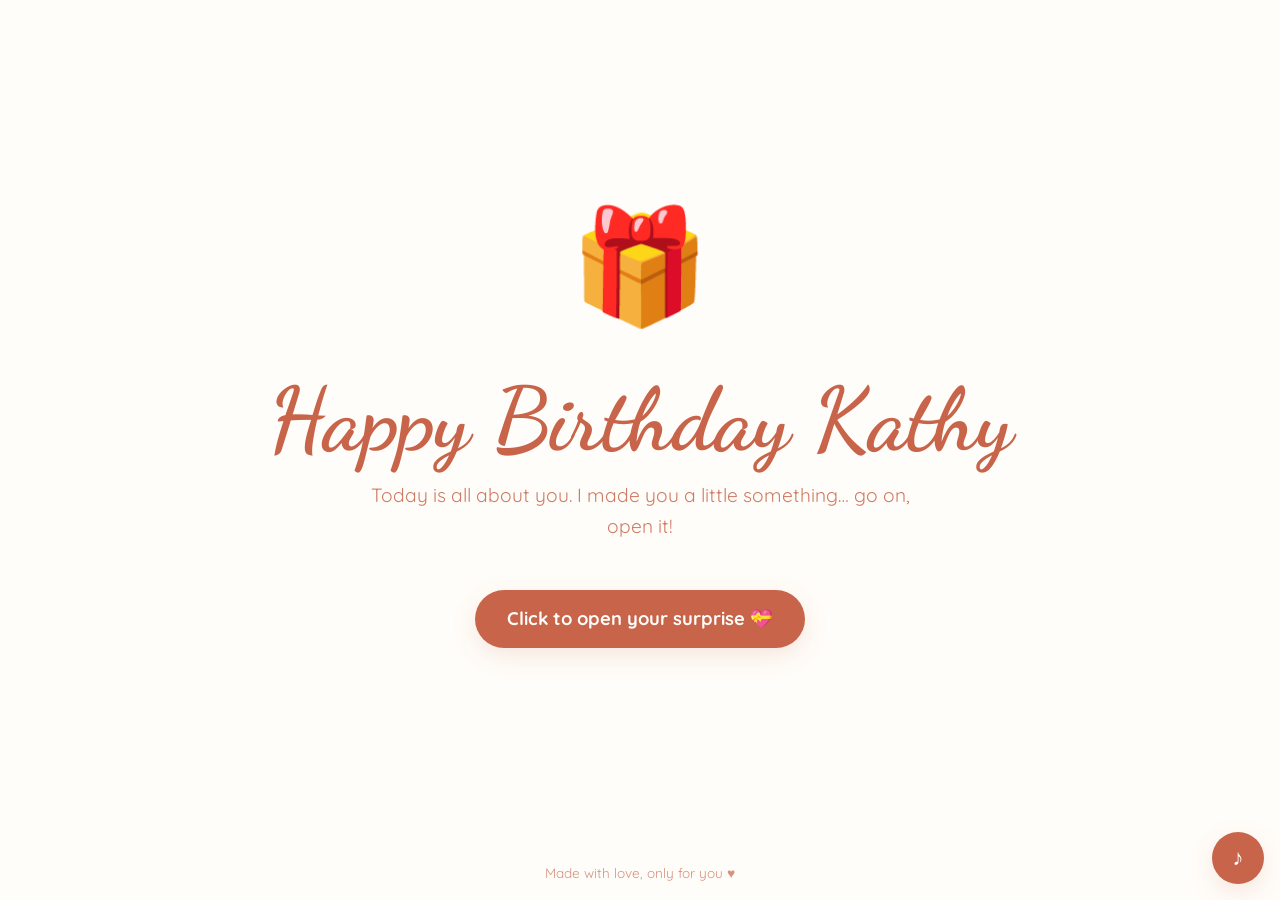
<file: index.html>
<!DOCTYPE html>
<html lang="en">
<head>
  <meta charset="UTF-8">
  <meta name="viewport" content="width=device-width, initial-scale=1.0">
  <title>Happy Birthday Kathy</title>
  <link rel="preconnect" href="https://fonts.googleapis.com">
  <link rel="preconnect" href="https://fonts.gstatic.com" crossorigin>
  <link href="https://fonts.googleapis.com/css2?family=Dancing+Script:wght@600;700&family=Quicksand:wght@400;500;600;700&display=swap" rel="stylesheet">
  <link rel="stylesheet" href="style.css">
  <link rel="icon" href="data:image/svg+xml,%3Csvg xmlns='http://www.w3.org/2000/svg' viewBox='0 0 100 100'%3E%3Cpath fill='%23C7644A' d='M50 88 15 53C3 41 5 22 20 16c11-4 23 0 30 10 7-10 19-14 30-10 15 6 17 25 5 37Z'/%3E%3C/svg%3E">
  <script src="script.js" defer></script>
</head>
<body>
  <div class="hearts" aria-hidden="true">
    <span>♥</span><span>♥</span><span>♥</span><span>♥</span><span>♥</span><span>♥</span>
  </div>

  <main class="welcome">
    <div class="gift" aria-hidden="true">🎁</div>
    <h1>Happy Birthday Kathy</h1>
    <p class="subtitle">Today is all about you. I made you a little something… go on, open it!</p>
    <a href="reasons.html" class="btn" data-surprise>Click to open your surprise 💝</a>
  </main>

  <footer>Made with love, only for you ♥</footer>
</body>
</html>
</file>
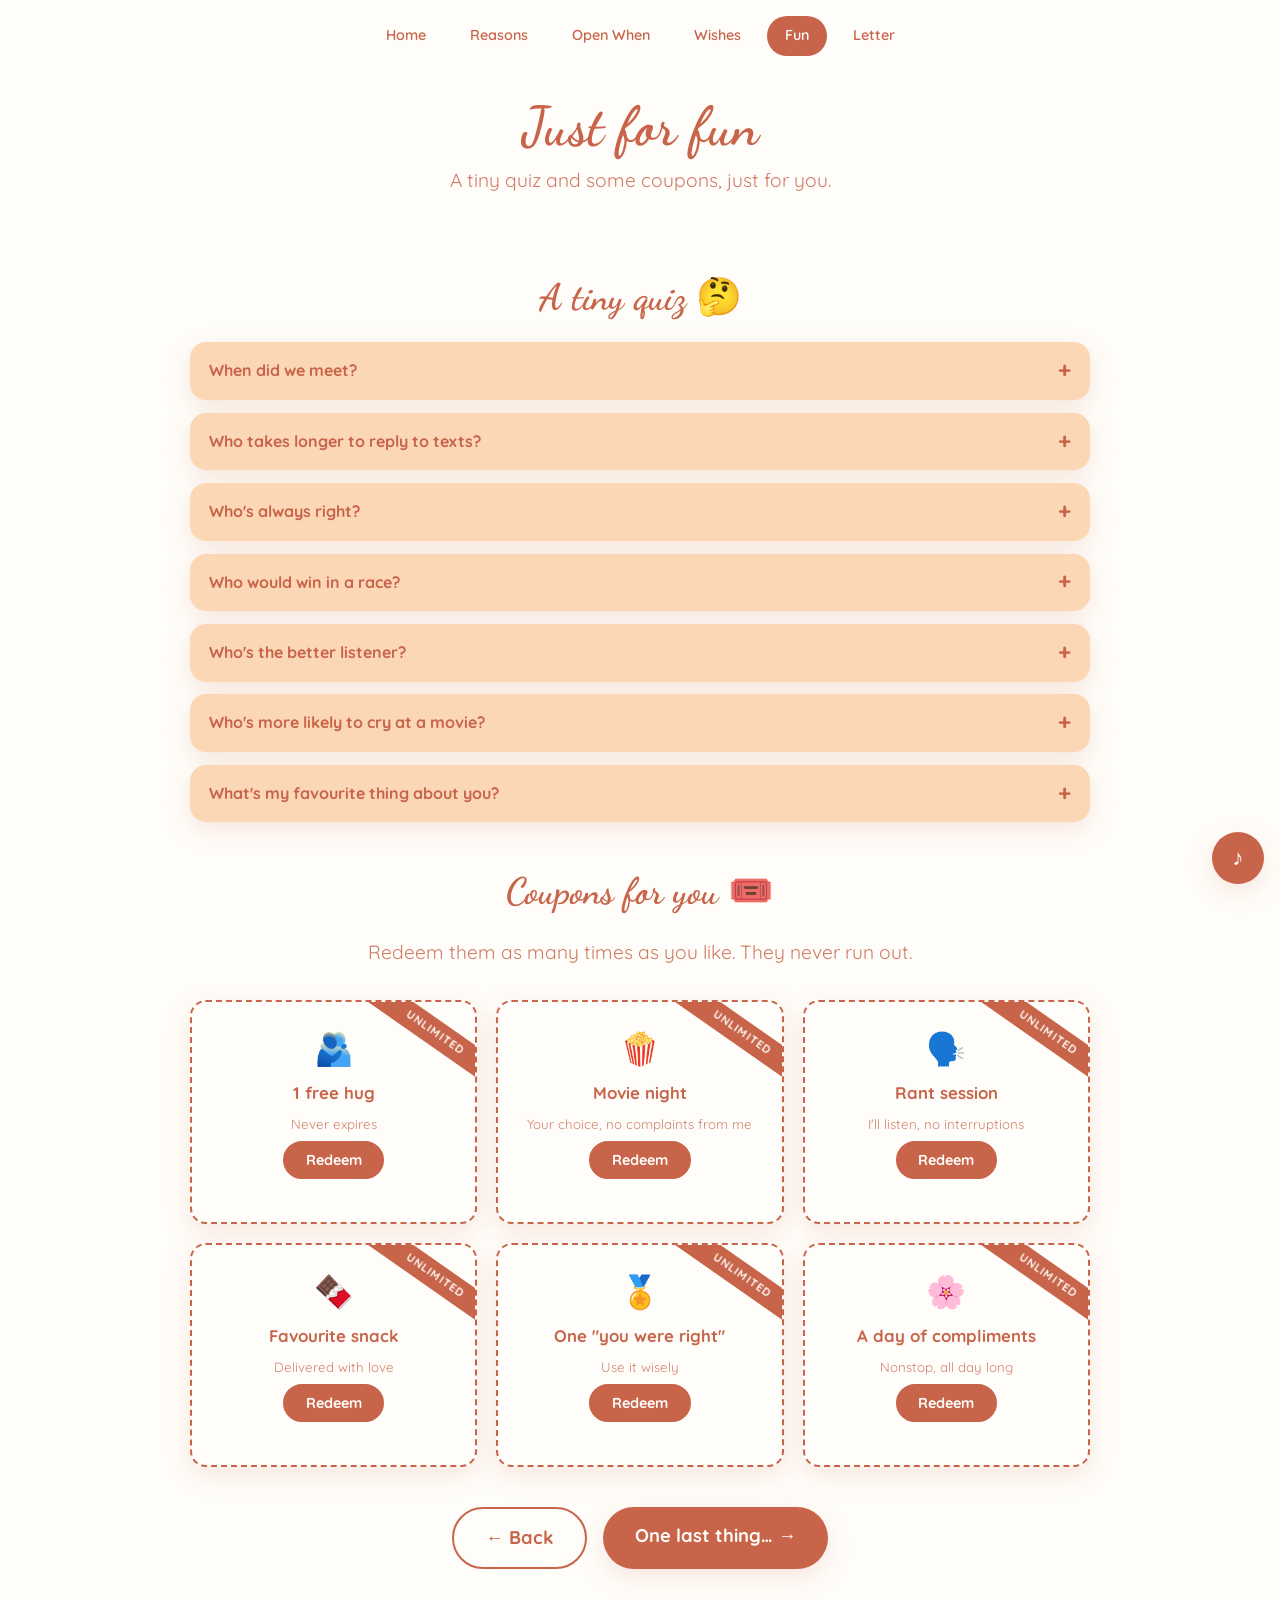
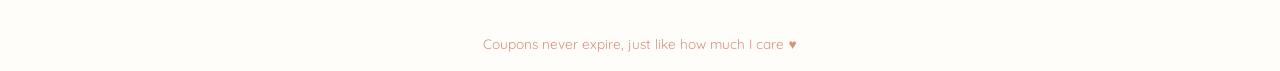
<file: fun.html>
<!DOCTYPE html>
<html lang="en">
<head>
  <meta charset="UTF-8">
  <meta name="viewport" content="width=device-width, initial-scale=1.0">
  <title>Just For Fun</title>
  <link rel="preconnect" href="https://fonts.googleapis.com">
  <link rel="preconnect" href="https://fonts.gstatic.com" crossorigin>
  <link href="https://fonts.googleapis.com/css2?family=Dancing+Script:wght@600;700&family=Quicksand:wght@400;500;600;700&display=swap" rel="stylesheet">
  <link rel="stylesheet" href="style.css">
  <link rel="icon" href="data:image/svg+xml,%3Csvg xmlns='http://www.w3.org/2000/svg' viewBox='0 0 100 100'%3E%3Cpath fill='%23C7644A' d='M50 88 15 53C3 41 5 22 20 16c11-4 23 0 30 10 7-10 19-14 30-10 15 6 17 25 5 37Z'/%3E%3C/svg%3E">
  <script src="script.js" defer></script>
</head>
<body>
  <div class="hearts" aria-hidden="true">
    <span>♥</span><span>♥</span><span>♥</span><span>♥</span><span>♥</span><span>♥</span>
  </div>

  <nav class="nav" aria-label="Pages">
    <a href="index.html">Home</a>
    <a href="reasons.html">Reasons</a>
    <a href="open-when.html">Open When</a>
    <a href="wishes.html">Wishes</a>
    <a href="fun.html" class="active" aria-current="page">Fun</a>
    <a href="letter.html">Letter</a>
  </nav>

  <main>
    <h2>Just for fun</h2>
    <p class="subtitle">A tiny quiz and some coupons, just for you.</p>

    <!-- Quiz: tap a question to see the answer -->
    <section class="fun-section">
      <h3>A tiny quiz 🤔</h3>
      <div class="quiz">
        <details class="quiz-item">
          <summary>When did we meet?</summary>
          <p>The day I met someone kind, funny, and beautiful inside and out: 27 June 2026 at URU. Lucky me. 💛</p>
        </details>
        <details class="quiz-item">
          <summary>Who takes longer to reply to texts?</summary>
          <p>We both know the answer. 👀</p>
        </details>
        <details class="quiz-item">
          <summary>Who's always right?</summary>
          <p>You. I've learned not to argue.</p>
        </details>
        <details class="quiz-item">
          <summary>Who would win in a race?</summary>
          <p>You, obviously. I'd still be tying my shoelaces. 🏃‍♀️</p>
        </details>
        <details class="quiz-item">
          <summary>Who's the better listener?</summary>
          <p>You. You always know exactly what to say, and when to just listen.</p>
        </details>
        <details class="quiz-item">
          <summary>Who's more likely to cry at a movie?</summary>
          <p>Me. Every single time. You just pass the tissues. 🥲</p>
        </details>
        <details class="quiz-item">
          <summary>What's my favourite thing about you?</summary>
          <p>Too many to pick. Go back and read page 2. 💛</p>
        </details>
      </div>
    </section>

    <!-- Coupons: tap Redeem to use one -->
    <section class="fun-section">
      <h3>Coupons for you 🎟️</h3>
      <p class="subtitle">Redeem them as many times as you like. They never run out.</p>
      <div class="coupons">
        <div class="coupon" data-coupon="hug">
          <span class="emoji">🫂</span>
          <h4>1 free hug</h4>
          <small>Never expires</small>
          <button type="button">Redeem</button>
        </div>
        <div class="coupon" data-coupon="movie">
          <span class="emoji">🍿</span>
          <h4>Movie night</h4>
          <small>Your choice, no complaints from me</small>
          <button type="button">Redeem</button>
        </div>
        <div class="coupon" data-coupon="rant">
          <span class="emoji">🗣️</span>
          <h4>Rant session</h4>
          <small>I'll listen, no interruptions</small>
          <button type="button">Redeem</button>
        </div>
        <div class="coupon" data-coupon="snack">
          <span class="emoji">🍫</span>
          <h4>Favourite snack</h4>
          <small>Delivered with love</small>
          <button type="button">Redeem</button>
        </div>
        <div class="coupon" data-coupon="right">
          <span class="emoji">🏅</span>
          <h4>One "you were right"</h4>
          <small>Use it wisely</small>
          <button type="button">Redeem</button>
        </div>
        <div class="coupon" data-coupon="compliments">
          <span class="emoji">🌸</span>
          <h4>A day of compliments</h4>
          <small>Nonstop, all day long</small>
          <button type="button">Redeem</button>
        </div>
      </div>
    </section>

    <div class="page-nav">
      <a href="wishes.html" class="btn ghost">← Back</a>
      <a href="letter.html" class="btn">One last thing… →</a>
    </div>
  </main>

  <footer>Coupons never expire, just like how much I care ♥</footer>
</body>
</html>
</file>
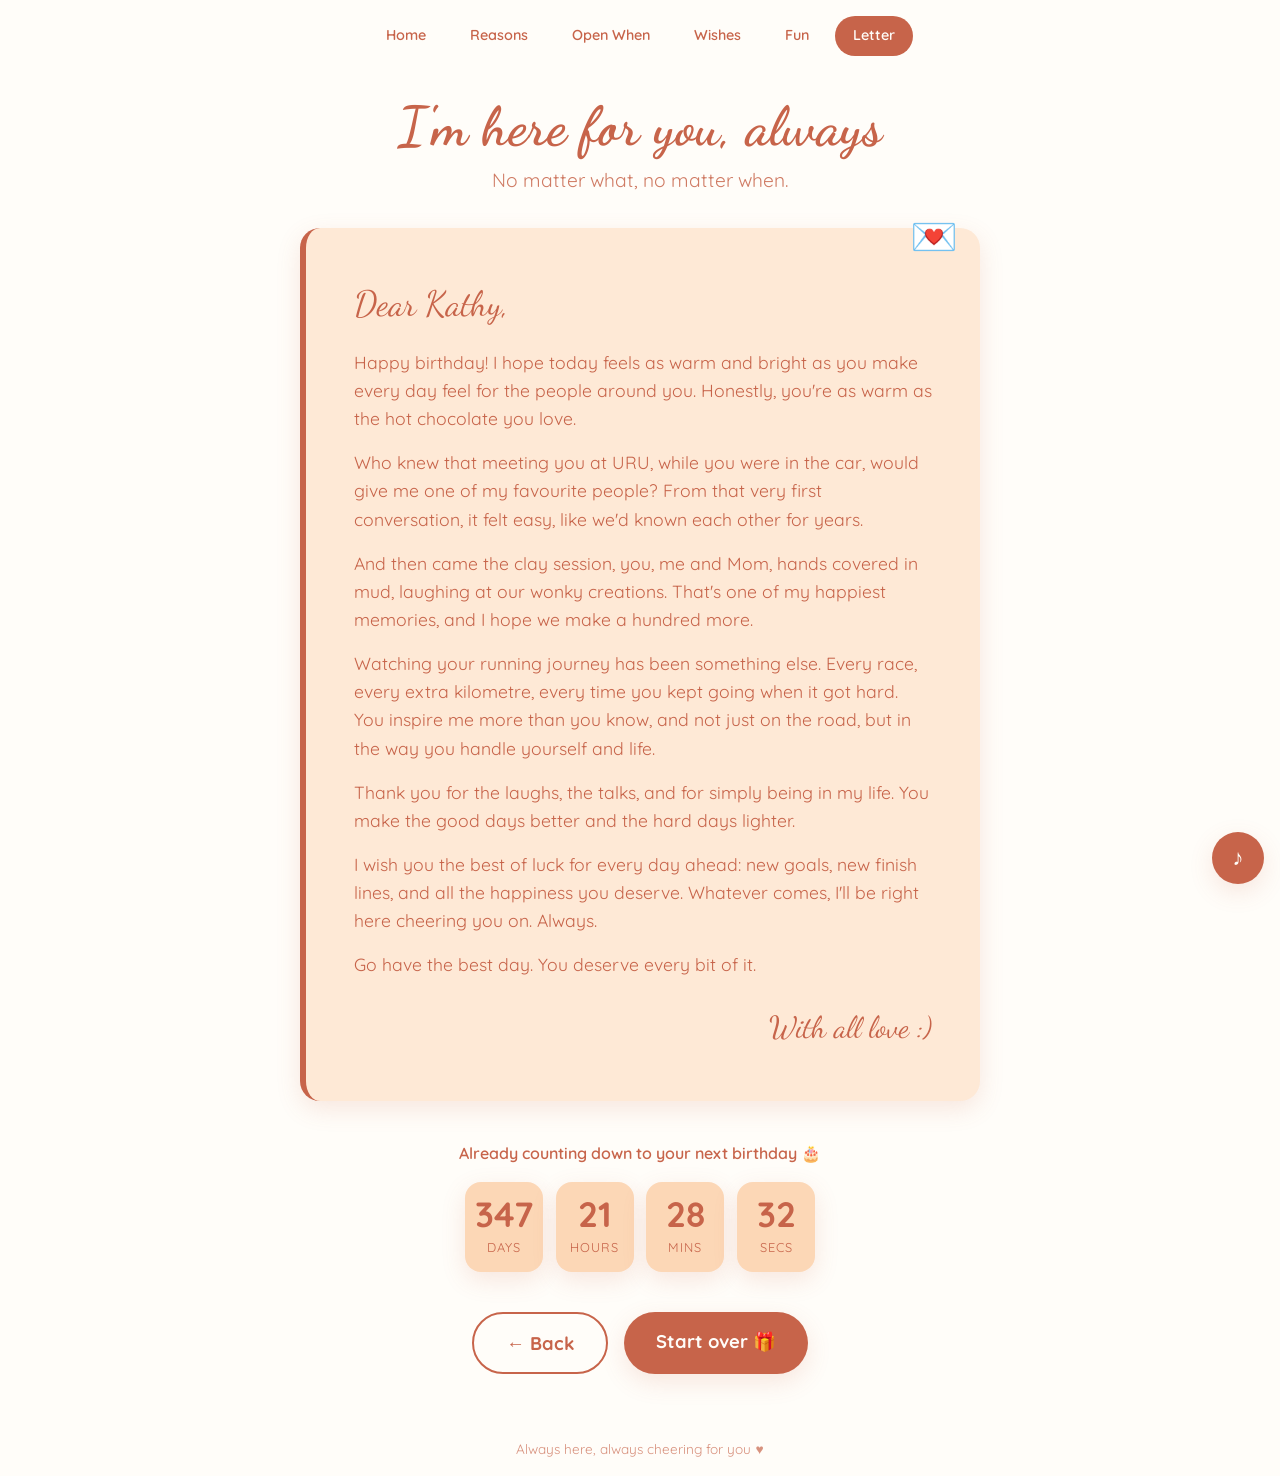
<file: letter.html>
<!DOCTYPE html>
<html lang="en">
<head>
  <meta charset="UTF-8">
  <meta name="viewport" content="width=device-width, initial-scale=1.0">
  <title>Always Here For You</title>
  <link rel="preconnect" href="https://fonts.googleapis.com">
  <link rel="preconnect" href="https://fonts.gstatic.com" crossorigin>
  <link href="https://fonts.googleapis.com/css2?family=Dancing+Script:wght@600;700&family=Quicksand:wght@400;500;600;700&display=swap" rel="stylesheet">
  <link rel="stylesheet" href="style.css">
  <link rel="icon" href="data:image/svg+xml,%3Csvg xmlns='http://www.w3.org/2000/svg' viewBox='0 0 100 100'%3E%3Cpath fill='%23C7644A' d='M50 88 15 53C3 41 5 22 20 16c11-4 23 0 30 10 7-10 19-14 30-10 15 6 17 25 5 37Z'/%3E%3C/svg%3E">
  <script src="script.js" defer></script>
</head>
<body>
  <div class="hearts" aria-hidden="true">
    <span>♥</span><span>♥</span><span>♥</span><span>♥</span><span>♥</span><span>♥</span>
  </div>

  <nav class="nav" aria-label="Pages">
    <a href="index.html">Home</a>
    <a href="reasons.html">Reasons</a>
    <a href="open-when.html">Open When</a>
    <a href="wishes.html">Wishes</a>
    <a href="fun.html">Fun</a>
    <a href="letter.html" class="active" aria-current="page">Letter</a>
  </nav>

  <main>
    <h2>I'm here for you, always</h2>
    <p class="subtitle">No matter what, no matter when.</p>

    <article class="letter">
      <p class="greeting">Dear Kathy,</p>
      <p>Happy birthday! I hope today feels as warm and bright as you make every day feel for the people around you. Honestly, you're as warm as the hot chocolate you love.</p>
      <p>Who knew that meeting you at URU, while you were in the car, would give me one of my favourite people? From that very first conversation, it felt easy, like we'd known each other for years.</p>
      <p>And then came the clay session, you, me and Mom, hands covered in mud, laughing at our wonky creations. That's one of my happiest memories, and I hope we make a hundred more.</p>
      <p>Watching your running journey has been something else. Every race, every extra kilometre, every time you kept going when it got hard. You inspire me more than you know, and not just on the road, but in the way you handle yourself and life.</p>
      <p>Thank you for the laughs, the talks, and for simply being in my life. You make the good days better and the hard days lighter.</p>
      <p>I wish you the best of luck for every day ahead: new goals, new finish lines, and all the happiness you deserve. Whatever comes, I'll be right here cheering you on. Always.</p>
      <p>Go have the best day. You deserve every bit of it.</p>
      <p class="signoff">With all love :)</p>
    </article>

    <!-- Countdown: set data-month and data-day to Kathy's birthday -->
    <section class="countdown" data-countdown data-month="11" data-day="18">
      <p>Already counting down to your next birthday 🎂</p>
      <div class="countdown-units">
        <div><strong data-unit="days">0</strong><span>days</span></div>
        <div><strong data-unit="hours">0</strong><span>hours</span></div>
        <div><strong data-unit="minutes">0</strong><span>mins</span></div>
        <div><strong data-unit="seconds">0</strong><span>secs</span></div>
      </div>
    </section>

    <div class="page-nav">
      <a href="fun.html" class="btn ghost">← Back</a>
      <a href="index.html" class="btn">Start over 🎁</a>
    </div>
  </main>

  <footer>Always here, always cheering for you ♥</footer>
</body>
</html>
</file>
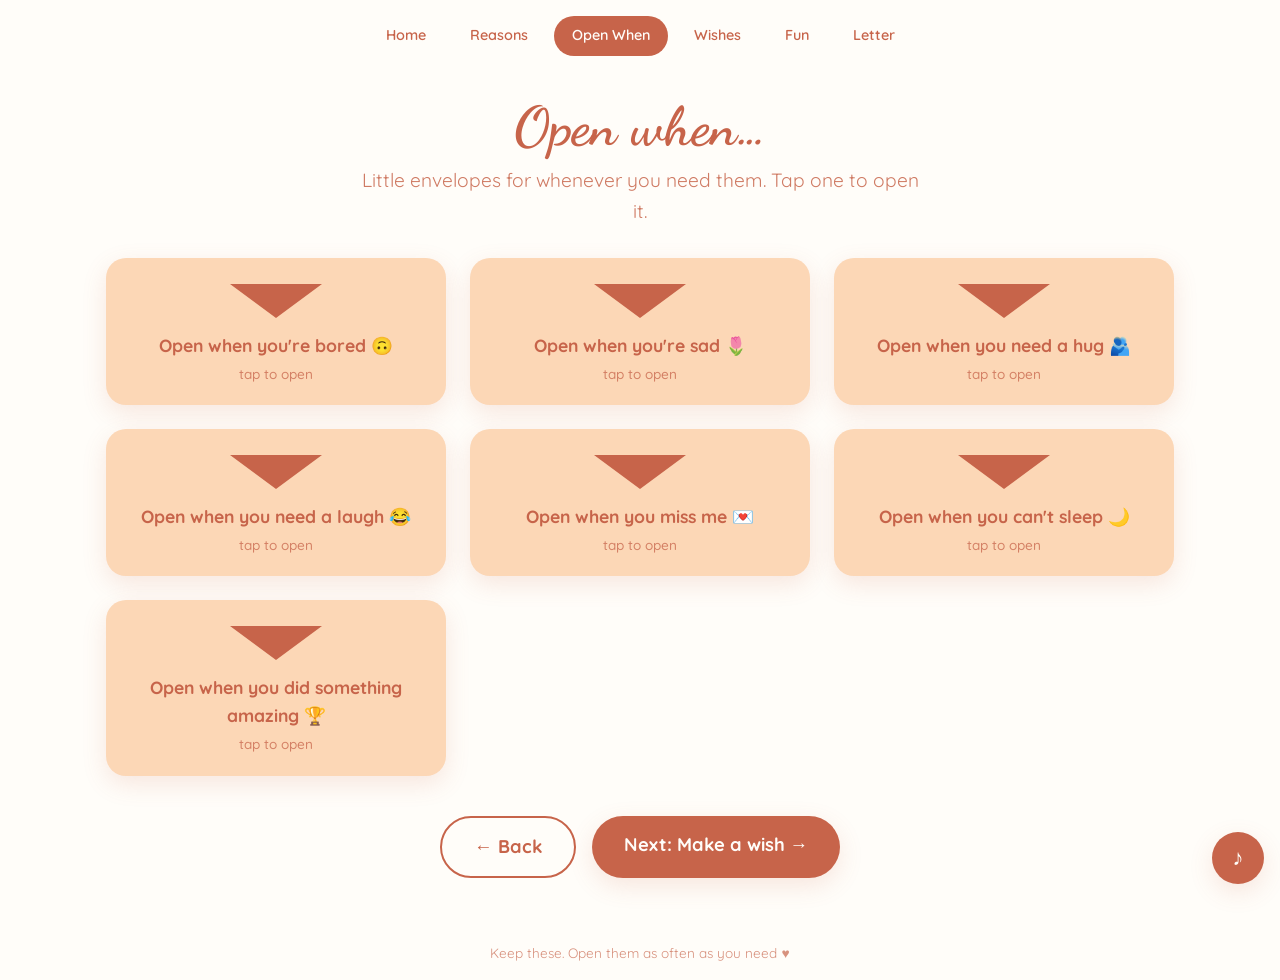
<file: open-when.html>
<!DOCTYPE html>
<html lang="en">
<head>
  <meta charset="UTF-8">
  <meta name="viewport" content="width=device-width, initial-scale=1.0">
  <title>Open When</title>
  <link rel="preconnect" href="https://fonts.googleapis.com">
  <link rel="preconnect" href="https://fonts.gstatic.com" crossorigin>
  <link href="https://fonts.googleapis.com/css2?family=Dancing+Script:wght@600;700&family=Quicksand:wght@400;500;600;700&display=swap" rel="stylesheet">
  <link rel="stylesheet" href="style.css">
  <link rel="icon" href="data:image/svg+xml,%3Csvg xmlns='http://www.w3.org/2000/svg' viewBox='0 0 100 100'%3E%3Cpath fill='%23C7644A' d='M50 88 15 53C3 41 5 22 20 16c11-4 23 0 30 10 7-10 19-14 30-10 15 6 17 25 5 37Z'/%3E%3C/svg%3E">
  <script src="script.js" defer></script>
</head>
<body>
  <div class="hearts" aria-hidden="true">
    <span>♥</span><span>♥</span><span>♥</span><span>♥</span><span>♥</span><span>♥</span>
  </div>

  <nav class="nav" aria-label="Pages">
    <a href="index.html">Home</a>
    <a href="reasons.html">Reasons</a>
    <a href="open-when.html" class="active" aria-current="page">Open When</a>
    <a href="wishes.html">Wishes</a>
    <a href="fun.html">Fun</a>
    <a href="letter.html">Letter</a>
  </nav>

  <main>
    <h2>Open when…</h2>
    <p class="subtitle">Little envelopes for whenever you need them. Tap one to open it.</p>

    <section class="envelopes">
      <details class="envelope">
        <summary>
          Open when you're bored 🙃
          <span class="hint">tap to open</span>
        </summary>
        <div class="note">
          <p>Official boredom busters (doctor's orders 🩺):</p>
          <p>☕ Sip your favourite drink like you're in a movie<br>🎶 Blast your favourite song and dance badly<br>📸 Find my worst photo. I know you will<br>🪞 Argue with your mirror. You'll win<br>🐸 Send me your weirdest meme<br>📱 Text me something silly. Right now!</p>
        </div>
      </details>

      <details class="envelope">
        <summary>
          Open when you're sad 🌷
          <span class="hint">tap to open</span>
        </summary>
        <div class="note">
          <p>Hey Kathy. It's okay to have a heavy day. You don't have to pretend you're fine with me, not ever.</p>
          <p>You're so much stronger than you feel right now, and you've gotten through every hard day so far. I'm so proud of you for that.</p>
          <p>So call me, text me, or just send a 🥺. I'll drop everything and listen for as long as you need. You're never alone in this. ♥</p>
        </div>
      </details>

      <details class="envelope">
        <summary>
          Open when you need a hug 🫂
          <span class="hint">tap to open</span>
        </summary>
        <div class="note">
          <p>Consider this a virtual hug 🫂: the big, squeezy, not-letting-go-for-a-while kind.</p>
          <p>Close your eyes for a second and imagine it. Feel a little better? Good. That's what you do for me every single day.</p>
          <p>And the real one is waiting for you whenever you want it, no reason needed. Just say the word. 🤗</p>
        </div>
      </details>

      <details class="envelope">
        <summary>
          Open when you need a laugh 😂
          <span class="hint">tap to open</span>
        </summary>
        <div class="note">
          <p>Why did the birthday cake go to therapy? It had too many layers of emotions. 🎂</p>
          <p>Okay, that was bad. But you smiled a little, didn't you? I saw that.</p>
          <p>Now go watch your favourite funny video, or call me and I'll do my worst impressions until you laugh. Deal? 😜</p>
        </div>
      </details>

      <details class="envelope">
        <summary>
          Open when you miss me 💌
          <span class="hint">tap to open</span>
        </summary>
        <div class="note">
          <p>Guess what? I'm missing you right now too. Funny how that works.</p>
          <p>Scroll through our old chats, find the one that made you laugh the most, and read it again. I'll be smiling about it somewhere too.</p>
          <p>And whenever it gets too much, just call. No matter how far apart we are, you're always close to my heart. ♥</p>
        </div>
      </details>

      <details class="envelope">
        <summary>
          Open when you can't sleep 🌙
          <span class="hint">tap to open</span>
        </summary>
        <div class="note">
          <p>Hello, night owl 🦉. Promise you'll put the phone down after this, okay?</p>
          <p>Take a slow breath in… and out. Now think of three good things from today, even tiny ones.</p>
          <p>Still awake? Text me. If I'm up, we'll talk nonsense until you're sleepy. If I'm not, wake me up anyway. I won't mind.</p>
        </div>
      </details>

      <details class="envelope">
        <summary>
          Open when you did something amazing 🏆
          <span class="hint">tap to open</span>
        </summary>
        <div class="note">
          <p>I KNEW YOU COULD DO IT! 🎉</p>
          <p>Seriously, I'm so proud of you. Every early run, every extra kilometre, it all led here. 🏃‍♀️</p>
          <p>And it's not just the running. It's the way you carry yourself, how you keep going when life gets heavy, and how you still show up with kindness for everyone around you. That's the real win.</p>
          <p>So take a moment and let it sink in. You earned this. 🎉</p>
        </div>
      </details>
    </section>

    <div class="page-nav">
      <a href="reasons.html" class="btn ghost">← Back</a>
      <a href="wishes.html" class="btn">Next: Make a wish →</a>
    </div>
  </main>

  <footer>Keep these. Open them as often as you need ♥</footer>
</body>
</html>
</file>
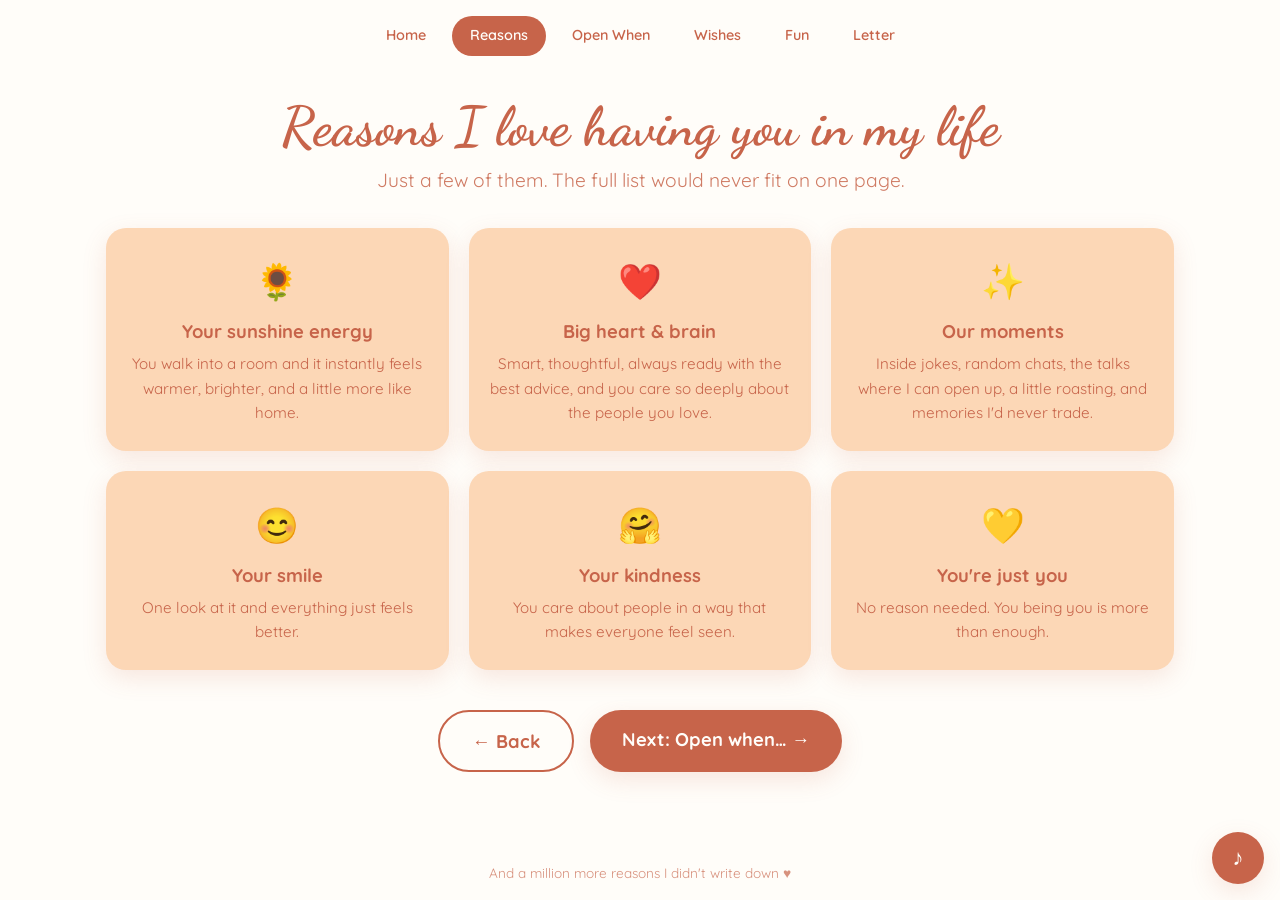
<file: reasons.html>
<!DOCTYPE html>
<html lang="en">
<head>
  <meta charset="UTF-8">
  <meta name="viewport" content="width=device-width, initial-scale=1.0">
  <title>Reasons I Love You</title>
  <link rel="preconnect" href="https://fonts.googleapis.com">
  <link rel="preconnect" href="https://fonts.gstatic.com" crossorigin>
  <link href="https://fonts.googleapis.com/css2?family=Dancing+Script:wght@600;700&family=Quicksand:wght@400;500;600;700&display=swap" rel="stylesheet">
  <link rel="stylesheet" href="style.css">
  <link rel="icon" href="data:image/svg+xml,%3Csvg xmlns='http://www.w3.org/2000/svg' viewBox='0 0 100 100'%3E%3Cpath fill='%23C7644A' d='M50 88 15 53C3 41 5 22 20 16c11-4 23 0 30 10 7-10 19-14 30-10 15 6 17 25 5 37Z'/%3E%3C/svg%3E">
  <script src="script.js" defer></script>
</head>
<body>
  <div class="hearts" aria-hidden="true">
    <span>♥</span><span>♥</span><span>♥</span><span>♥</span><span>♥</span><span>♥</span>
  </div>

  <nav class="nav" aria-label="Pages">
    <a href="index.html">Home</a>
    <a href="reasons.html" class="active" aria-current="page">Reasons</a>
    <a href="open-when.html">Open When</a>
    <a href="wishes.html">Wishes</a>
    <a href="fun.html">Fun</a>
    <a href="letter.html">Letter</a>
  </nav>

  <main>
    <h2>Reasons I love having you in my life</h2>
    <p class="subtitle">Just a few of them. The full list would never fit on one page.</p>

    <section class="cards">
      <article class="card">
        <span class="emoji">🌻</span>
        <h3>Your sunshine energy</h3>
        <p>You walk into a room and it instantly feels warmer, brighter, and a little more like home.</p>
      </article>
      <article class="card">
        <span class="emoji">❤️</span>
        <h3>Big heart &amp; brain</h3>
        <p>Smart, thoughtful, always ready with the best advice, and you care so deeply about the people you love.</p>
      </article>
      <article class="card">
        <span class="emoji">✨</span>
        <h3>Our moments</h3>
        <p>Inside jokes, random chats, the talks where I can open up, a little roasting, and memories I'd never trade.</p>
      </article>
      <article class="card">
        <span class="emoji">😊</span>
        <h3>Your smile</h3>
        <p>One look at it and everything just feels better.</p>
      </article>
      <article class="card">
        <span class="emoji">🤗</span>
        <h3>Your kindness</h3>
        <p>You care about people in a way that makes everyone feel seen.</p>
      </article>
      <article class="card">
        <span class="emoji">💛</span>
        <h3>You're just you</h3>
        <p>No reason needed. You being you is more than enough.</p>
      </article>
    </section>

    <div class="page-nav">
      <a href="index.html" class="btn ghost">← Back</a>
      <a href="open-when.html" class="btn">Next: Open when… →</a>
    </div>
  </main>

  <footer>And a million more reasons I didn't write down ♥</footer>
</body>
</html>
</file>
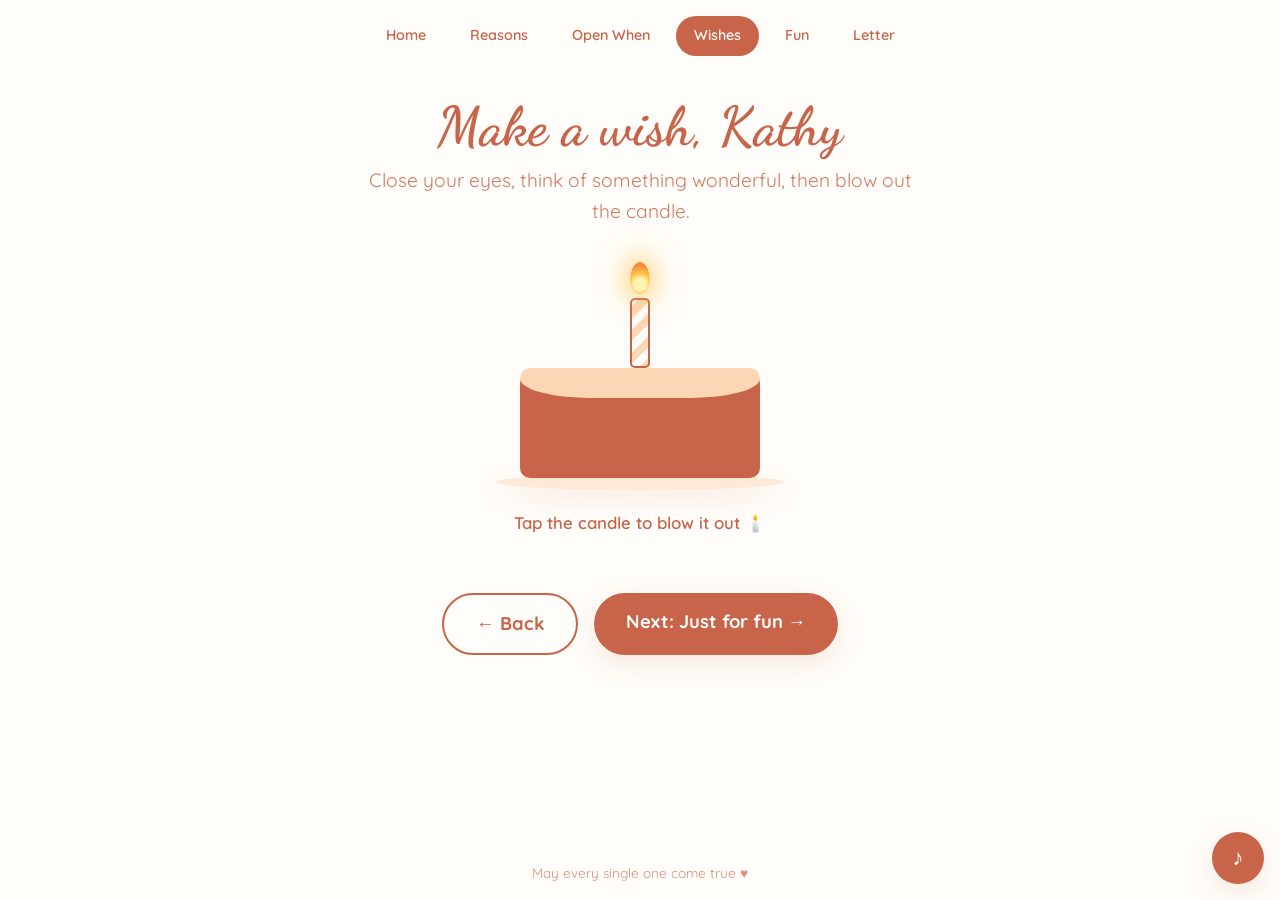
<file: wishes.html>
<!DOCTYPE html>
<html lang="en">
<head>
  <meta charset="UTF-8">
  <meta name="viewport" content="width=device-width, initial-scale=1.0">
  <title>Make a Wish</title>
  <link rel="preconnect" href="https://fonts.googleapis.com">
  <link rel="preconnect" href="https://fonts.gstatic.com" crossorigin>
  <link href="https://fonts.googleapis.com/css2?family=Dancing+Script:wght@600;700&family=Quicksand:wght@400;500;600;700&display=swap" rel="stylesheet">
  <link rel="stylesheet" href="style.css">
  <link rel="icon" href="data:image/svg+xml,%3Csvg xmlns='http://www.w3.org/2000/svg' viewBox='0 0 100 100'%3E%3Cpath fill='%23C7644A' d='M50 88 15 53C3 41 5 22 20 16c11-4 23 0 30 10 7-10 19-14 30-10 15 6 17 25 5 37Z'/%3E%3C/svg%3E">
  <script src="script.js" defer></script>
</head>
<body>
  <div class="hearts" aria-hidden="true">
    <span>♥</span><span>♥</span><span>♥</span><span>♥</span><span>♥</span><span>♥</span>
  </div>

  <nav class="nav" aria-label="Pages">
    <a href="index.html">Home</a>
    <a href="reasons.html">Reasons</a>
    <a href="open-when.html">Open When</a>
    <a href="wishes.html" class="active" aria-current="page">Wishes</a>
    <a href="fun.html">Fun</a>
    <a href="letter.html">Letter</a>
  </nav>

  <main>
    <h2>Make a wish, Kathy</h2>
    <p class="subtitle">Close your eyes, think of something wonderful, then blow out the candle.</p>

    <div class="cake-wrap">
      <button type="button" class="candle" data-candle aria-label="Blow out the candle" aria-pressed="false">
        <span class="flame" aria-hidden="true"></span>
        <span class="smoke" aria-hidden="true"></span>
      </button>
      <div class="cake" aria-hidden="true"></div>
      <p class="candle-hint" data-candle-hint aria-live="polite">Tap the candle to blow it out 🕯️</p>
    </div>

    <ul class="wish-list" data-wishes>
      <li>🌟 A year full of little wins, and big ones too</li>
      <li>😴 Good sleep and lazy mornings with no alarms</li>
      <li>💪 The courage to go after everything you want</li>
      <li>😂 So much laughter your cheeks hurt</li>
      <li>🌍 Adventures, new places, and stories worth retelling</li>
      <li>💛 People around you who love you as much as you deserve</li>
      <li>🍀 A healthy, wealthy, happy lifestyle</li>
      <li>🕊️ Peace in your heart, every single day</li>
    </ul>

    <div class="page-nav">
      <a href="open-when.html" class="btn ghost">← Back</a>
      <a href="fun.html" class="btn">Next: Just for fun →</a>
    </div>
  </main>

  <footer>May every single one come true ♥</footer>
</body>
</html>
</file>
<file: style.css>
/* ===========================
   Birthday Gift Site — Kathy
   Palette:
   --cream     #FFFDF9  (background)
   --peach     #FCD7B6  (cards / blocks)
   --terracotta #C7644A (text / accents)
   =========================== */

:root {
  --cream: #FFFDF9;
  --peach: #FCD7B6;
  --peach-light: #FEE9D6;
  --terracotta: #C7644A;
  --terracotta-dark: #A44F38;
  --shadow: 0 8px 24px rgba(199, 100, 74, 0.15);
  --radius: 20px;
  --script: "Dancing Script", cursive;
  --body: "Quicksand", "Segoe UI", sans-serif;
}

* {
  box-sizing: border-box;
  margin: 0;
  padding: 0;
}

html {
  scroll-behavior: smooth;
}

body {
  min-height: 100vh;
  min-height: 100dvh;
  background: var(--cream);
  color: var(--terracotta);
  font-family: var(--body);
  font-size: 1rem;
  line-height: 1.6;
  display: flex;
  flex-direction: column;
  overflow-x: hidden;
}

/* ---------- Floating hearts background ---------- */
.hearts {
  position: fixed;
  inset: 0;
  pointer-events: none;
  z-index: 0;
  overflow: hidden;
}

.hearts span {
  position: absolute;
  bottom: -40px;
  font-size: 1.4rem;
  color: var(--peach);
  animation: floatUp 14s linear infinite;
  opacity: 0;
}

.hearts span:nth-child(1) { left: 6%;  animation-delay: 0s;  font-size: 1.2rem; }
.hearts span:nth-child(2) { left: 22%; animation-delay: 3s;  font-size: 1.8rem; }
.hearts span:nth-child(3) { left: 40%; animation-delay: 6s; }
.hearts span:nth-child(4) { left: 58%; animation-delay: 1.5s; font-size: 2rem; }
.hearts span:nth-child(5) { left: 75%; animation-delay: 8s; }
.hearts span:nth-child(6) { left: 90%; animation-delay: 4.5s; font-size: 1.1rem; }

@keyframes floatUp {
  0%   { transform: translateY(0) rotate(0deg);      opacity: 0; }
  10%  { opacity: 0.9; }
  100% { transform: translateY(-110vh) rotate(25deg); opacity: 0; }
}

/* ---------- Top navigation ---------- */
.nav {
  position: relative;
  z-index: 2;
  display: flex;
  justify-content: center;
  flex-wrap: wrap;
  gap: 0.5rem;
  padding: 1rem;
}

.nav a {
  text-decoration: none;
  color: var(--terracotta);
  font-weight: 600;
  font-size: 0.9rem;
  padding: 0.4rem 1rem;
  border-radius: 999px;
  border: 2px solid transparent;
  transition: all 0.25s ease;
}

.nav a:hover,
.nav a:focus-visible {
  border-color: var(--peach);
  background: var(--peach-light);
  outline: none;
}

.nav a.active {
  background: var(--terracotta);
  color: var(--cream);
}

/* ---------- Page layout ---------- */
main {
  position: relative;
  z-index: 1;
  flex: 1;
  width: 100%;
  max-width: 1100px;
  margin: 0 auto;
  padding: 1.5rem 1rem 3rem;
  display: flex;
  flex-direction: column;
  align-items: center;
  text-align: center;
  animation: fadeIn 0.8s ease both;
}

@keyframes fadeIn {
  from { opacity: 0; transform: translateY(16px); }
  to   { opacity: 1; transform: translateY(0); }
}

h1, h2 {
  font-family: var(--script);
  font-weight: 700;
  line-height: 1.15;
}

h1 {
  font-size: clamp(2.6rem, 9vw, 5.5rem);
}

h2 {
  font-size: clamp(2rem, 6vw, 3.4rem);
  margin-bottom: 0.4rem;
}

.subtitle {
  font-size: clamp(1rem, 2.5vw, 1.2rem);
  max-width: 560px;
  margin: 0 auto 2rem;
  opacity: 0.85;
}

/* ---------- Buttons ---------- */
.btn {
  display: inline-block;
  text-decoration: none;
  background: var(--terracotta);
  color: var(--cream);
  font-family: var(--body);
  font-weight: 700;
  font-size: clamp(1rem, 2.5vw, 1.15rem);
  padding: 0.9rem 2rem;
  border-radius: 999px;
  box-shadow: var(--shadow);
  transition: transform 0.2s ease, background 0.2s ease, box-shadow 0.2s ease;
}

.btn:hover,
.btn:focus-visible {
  background: var(--terracotta-dark);
  transform: translateY(-3px) scale(1.03);
  box-shadow: 0 12px 28px rgba(199, 100, 74, 0.25);
  outline: none;
}

.btn.ghost {
  background: transparent;
  color: var(--terracotta);
  border: 2px solid var(--terracotta);
  box-shadow: none;
}

.btn.ghost:hover,
.btn.ghost:focus-visible {
  background: var(--peach-light);
}

.page-nav {
  display: flex;
  justify-content: center;
  flex-wrap: wrap;
  gap: 1rem;
  margin-top: 2.5rem;
}

/* ---------- Page 1: Welcome ---------- */
.welcome {
  justify-content: center;
  min-height: 70vh;
}

.gift {
  font-size: clamp(4rem, 14vw, 7rem);
  margin-bottom: 1rem;
  animation: bounce 2.2s ease-in-out infinite;
}

@keyframes bounce {
  0%, 100% { transform: translateY(0) rotate(-4deg); }
  50%      { transform: translateY(-14px) rotate(4deg); }
}

.welcome h1 {
  margin-bottom: 0.6rem;
}

.welcome .btn {
  margin-top: 1rem;
  animation: pulse 2s ease-in-out infinite;
}

@keyframes pulse {
  0%, 100% { box-shadow: 0 0 0 0 rgba(199, 100, 74, 0.35); }
  50%      { box-shadow: 0 0 0 14px rgba(199, 100, 74, 0); }
}

/* ---------- Page 2: Reasons cards ---------- */
.cards {
  display: grid;
  grid-template-columns: repeat(3, 1fr);
  gap: 1.25rem;
  width: 100%;
}

.card {
  background: var(--peach);
  border-radius: var(--radius);
  padding: 1.6rem 1.3rem;
  box-shadow: var(--shadow);
  transition: transform 0.25s ease, box-shadow 0.25s ease;
  animation: fadeIn 0.6s ease both;
}

.card:nth-child(1) { animation-delay: 0.05s; }
.card:nth-child(2) { animation-delay: 0.15s; }
.card:nth-child(3) { animation-delay: 0.25s; }
.card:nth-child(4) { animation-delay: 0.35s; }
.card:nth-child(5) { animation-delay: 0.45s; }
.card:nth-child(6) { animation-delay: 0.55s; }

.card:nth-child(odd)  { transform: rotate(-1.2deg); }
.card:nth-child(even) { transform: rotate(1.2deg); }

.card:hover {
  transform: rotate(0) translateY(-6px) scale(1.03);
  box-shadow: 0 14px 30px rgba(199, 100, 74, 0.22);
}

.card .emoji {
  font-size: 2.2rem;
  display: block;
  margin-bottom: 0.5rem;
}

.card h3 {
  font-size: 1.15rem;
  margin-bottom: 0.35rem;
}

.card p {
  font-size: 0.95rem;
}

/* ---------- Page 3: Open when envelopes ---------- */
.envelopes {
  display: grid;
  grid-template-columns: repeat(3, 1fr);
  gap: 1.5rem;
  width: 100%;
  align-items: start;
}

.envelope {
  background: var(--peach);
  border-radius: var(--radius);
  box-shadow: var(--shadow);
  overflow: hidden;
  text-align: center;
  transition: transform 0.25s ease;
}

.envelope:hover {
  transform: translateY(-4px);
}

.envelope summary {
  list-style: none;
  cursor: pointer;
  padding: 1.6rem 1rem 1.3rem;
  position: relative;
  font-weight: 700;
  font-size: 1.1rem;
}

.envelope summary::-webkit-details-marker {
  display: none;
}

/* envelope flap */
.envelope summary::before {
  content: "";
  display: block;
  width: 0;
  height: 0;
  margin: 0 auto 0.8rem;
  border-left: 46px solid transparent;
  border-right: 46px solid transparent;
  border-top: 34px solid var(--terracotta);
  transition: transform 0.4s ease;
  transform-origin: top;
}

.envelope[open] summary::before {
  transform: rotateX(180deg);
}

.envelope summary .hint {
  display: block;
  font-weight: 500;
  font-size: 0.85rem;
  opacity: 0.75;
  margin-top: 0.25rem;
}

.envelope[open] summary .hint {
  display: none;
}

.envelope summary:focus-visible {
  outline: 3px dashed var(--terracotta);
  outline-offset: -8px;
}

.envelope .note {
  background: var(--cream);
  margin: 0 1rem 1rem;
  padding: 1.2rem;
  border-radius: 14px;
  border: 2px dashed var(--peach);
  text-align: left;
  font-size: 0.97rem;
  animation: fadeIn 0.5s ease both;
}

.envelope .note p + p {
  margin-top: 0.6rem;
}

/* ---------- Last page: Letter ---------- */
.letter {
  background: var(--peach-light);
  border-left: 6px solid var(--terracotta);
  border-radius: var(--radius);
  box-shadow: var(--shadow);
  width: 100%;
  max-width: 680px;
  padding: clamp(1.5rem, 5vw, 3rem);
  text-align: left;
  font-size: clamp(1rem, 2.3vw, 1.1rem);
  position: relative;
}

.letter::before {
  content: "💌";
  position: absolute;
  top: -22px;
  right: 22px;
  font-size: 2.4rem;
}

.letter .greeting {
  font-family: var(--script);
  font-size: clamp(1.7rem, 4.5vw, 2.2rem);
  margin-bottom: 0.8rem;
}

.letter p + p {
  margin-top: 1rem;
}

.letter .signoff {
  font-family: var(--script);
  font-size: clamp(1.5rem, 4vw, 1.9rem);
  margin-top: 1.6rem;
  text-align: right;
}

/* ---------- Footer ---------- */
footer {
  position: relative;
  z-index: 1;
  text-align: center;
  padding: 1rem;
  font-size: 0.85rem;
  opacity: 0.7;
}

/* ===========================
   Responsive breakpoints
   =========================== */

/* Tablets */
@media (max-width: 900px) {
  .cards,
  .envelopes {
    grid-template-columns: repeat(2, 1fr);
  }
}

/* Phones */
@media (max-width: 560px) {
  .nav {
    gap: 0.3rem;
    padding: 0.75rem 0.5rem;
  }

  .nav a {
    font-size: 0.8rem;
    padding: 0.35rem 0.7rem;
  }

  main {
    padding: 1rem 1rem 2rem;
  }

  .cards,
  .envelopes {
    grid-template-columns: 1fr;
  }

  .card:nth-child(odd),
  .card:nth-child(even) {
    transform: none;
  }

  .page-nav {
    flex-direction: column-reverse;
    align-items: stretch;
  }

  .page-nav .btn {
    text-align: center;
  }
}

/* Large screens */
@media (min-width: 1400px) {
  body {
    font-size: 1.1rem;
  }
}

/* ===========================
   Extras: music, confetti, cake,
   wishes, quiz, coupons, song, countdown
   =========================== */

/* ---------- Music toggle ---------- */
.music-toggle {
  position: fixed;
  right: 16px;
  bottom: 16px;
  z-index: 20;
  width: 52px;
  height: 52px;
  border-radius: 50%;
  border: none;
  background: var(--terracotta);
  color: var(--cream);
  font-size: 1.4rem;
  cursor: pointer;
  box-shadow: var(--shadow);
  transition: transform 0.2s ease, background 0.2s ease;
}

.music-toggle:hover,
.music-toggle:focus-visible {
  background: var(--terracotta-dark);
  transform: scale(1.08);
  outline: none;
}

.music-toggle.playing {
  animation: pulse 1.6s ease-in-out infinite;
}

/* ---------- Confetti ---------- */
.confetti-piece {
  position: fixed;
  top: -20px;
  width: 9px;
  height: 14px;
  z-index: 50;
  pointer-events: none;
  animation: confettiFall 2.4s linear forwards;
}

@keyframes confettiFall {
  to { transform: translate(var(--drift, 0), 110vh) rotate(720deg); }
}

/* ---------- Cake & candle ---------- */
.cake-wrap {
  display: flex;
  flex-direction: column;
  align-items: center;
  margin: 2.5rem 0 1rem;
}

.candle {
  position: relative;
  width: 20px;
  height: 70px;
  border: none;
  border-radius: 5px;
  cursor: pointer;
  background: repeating-linear-gradient(-45deg, var(--peach) 0 8px, var(--cream) 8px 16px);
  box-shadow: inset 0 0 0 2px var(--terracotta);
}

.candle:focus-visible {
  outline: 3px dashed var(--terracotta);
  outline-offset: 6px;
}

.flame {
  position: absolute;
  top: -36px;
  left: 50%;
  width: 20px;
  height: 32px;
  margin-left: -10px;
  border-radius: 50% 50% 50% 50% / 60% 60% 40% 40%;
  background: radial-gradient(circle at 50% 70%, #FFF3B0 0 25%, #FFC24B 45%, #F08A3E 80%);
  box-shadow: 0 0 22px 8px rgba(255, 194, 75, 0.55);
  transform-origin: bottom center;
  animation: flicker 0.9s ease-in-out infinite alternate;
  transition: opacity 0.4s ease, transform 0.4s ease;
}

@keyframes flicker {
  from { transform: rotate(-4deg) scaleY(1); }
  to   { transform: rotate(4deg) scaleY(1.08); }
}

.candle.out .flame {
  opacity: 0;
  transform: scale(0.2);
  animation: none;
}

.smoke {
  position: absolute;
  top: -30px;
  left: 50%;
  width: 10px;
  height: 10px;
  margin-left: -5px;
  border-radius: 50%;
  background: rgba(199, 100, 74, 0.25);
  opacity: 0;
}

.candle.out .smoke {
  animation: smoke 1.6s ease-out forwards;
}

@keyframes smoke {
  0%   { opacity: 0.8; transform: translateY(0) scale(1); }
  100% { opacity: 0;   transform: translateY(-60px) scale(3); }
}

.cake {
  position: relative;
  width: min(240px, 70vw);
  height: 110px;
  background: var(--terracotta);
  border-radius: 16px 16px 10px 10px;
}

.cake::before {
  content: "";
  position: absolute;
  top: 0;
  left: 0;
  right: 0;
  height: 30px;
  background: var(--peach);
  border-radius: 16px 16px 45% 45% / 16px 16px 100% 100%;
}

.cake::after {
  content: "";
  position: absolute;
  bottom: -12px;
  left: -10%;
  width: 120%;
  height: 16px;
  background: var(--peach-light);
  border-radius: 50%;
  box-shadow: var(--shadow);
  z-index: -1;
}

.candle-hint {
  margin-top: 2rem;
  font-weight: 600;
  font-size: 1.05rem;
}

/* ---------- Wishes ---------- */
.wish-list {
  list-style: none;
  display: grid;
  grid-template-columns: repeat(2, 1fr);
  gap: 1rem;
  width: 100%;
  max-width: 820px;
  margin-top: 1.5rem;
  text-align: left;
  animation: fadeIn 0.8s ease both;
}

.wish-list li {
  background: var(--peach-light);
  border-left: 5px solid var(--terracotta);
  border-radius: 14px;
  padding: 1rem 1.2rem;
  box-shadow: var(--shadow);
}

.locked {
  display: none;
}

/* ---------- Fun page sections ---------- */
.fun-section {
  width: 100%;
  max-width: 900px;
  margin-top: 2.5rem;
}

.fun-section h3 {
  font-family: var(--script);
  font-size: clamp(1.7rem, 4.5vw, 2.3rem);
  margin-bottom: 1rem;
}

/* Quiz */
.quiz {
  display: grid;
  gap: 0.8rem;
  text-align: left;
}

.quiz-item {
  background: var(--peach);
  border-radius: 16px;
  box-shadow: var(--shadow);
  overflow: hidden;
}

.quiz-item summary {
  list-style: none;
  cursor: pointer;
  padding: 1rem 3rem 1rem 1.2rem;
  font-weight: 700;
  position: relative;
}

.quiz-item summary::-webkit-details-marker {
  display: none;
}

.quiz-item summary::after {
  content: "+";
  position: absolute;
  right: 1.2rem;
  top: 50%;
  transform: translateY(-50%);
  font-size: 1.4rem;
  transition: transform 0.3s ease;
}

.quiz-item[open] summary::after {
  transform: translateY(-50%) rotate(45deg);
}

.quiz-item summary:focus-visible {
  outline: 3px dashed var(--terracotta);
  outline-offset: -6px;
}

.quiz-item p {
  background: var(--cream);
  margin: 0 0.8rem 0.8rem;
  padding: 0.8rem 1rem;
  border-radius: 12px;
  animation: fadeIn 0.4s ease both;
}

/* Coupons */
.coupons {
  display: grid;
  grid-template-columns: repeat(3, 1fr);
  gap: 1.2rem;
}

.coupon {
  position: relative;
  background: var(--cream);
  border: 2px dashed var(--terracotta);
  border-radius: 16px;
  padding: 1.3rem 1rem;
  display: flex;
  flex-direction: column;
  align-items: center;
  gap: 0.4rem;
  box-shadow: var(--shadow);
  overflow: hidden;
}

.coupon .emoji {
  font-size: 2rem;
}

.coupon h4 {
  font-size: 1.05rem;
}

.coupon small {
  opacity: 0.8;
}

.coupon button {
  margin-top: auto;
  font-family: var(--body);
  font-weight: 700;
  font-size: 0.9rem;
  color: var(--cream);
  background: var(--terracotta);
  border: 2px solid var(--terracotta);
  border-radius: 999px;
  padding: 0.5rem 1.3rem;
  cursor: pointer;
  transition: background 0.2s ease;
}

.coupon button:hover,
.coupon button:focus-visible {
  background: var(--terracotta-dark);
  outline: none;
}

.coupon.redeemed {
  background: var(--peach-light);
}

.coupon .coupon-reset {
  margin-top: 0;
  background: transparent;
  color: var(--terracotta);
  border: none;
  padding: 0.2rem 0.6rem;
  font-size: 0.8rem;
  text-decoration: underline;
}

.coupon .coupon-reset:hover,
.coupon .coupon-reset:focus-visible {
  background: transparent;
  color: var(--terracotta-dark);
  outline: 2px dashed var(--terracotta);
}

.coupon .coupon-reset[hidden] {
  display: none;
}

.coupon-count {
  font-size: 0.8rem;
  font-weight: 700;
  min-height: 1.2em;
}

.coupon::after {
  content: "UNLIMITED";
  position: absolute;
  top: 18px;
  right: -34px;
  transform: rotate(35deg);
  background: var(--terracotta);
  color: var(--cream);
  font-size: 0.7rem;
  font-weight: 700;
  letter-spacing: 0.1em;
  padding: 0.25rem 2.5rem;
}

/* ---------- Countdown ---------- */
.countdown {
  margin-top: 2.5rem;
  width: 100%;
  max-width: 680px;
}

.countdown p {
  font-weight: 600;
  margin-bottom: 1rem;
}

.countdown.today p {
  font-family: var(--script);
  font-size: clamp(2rem, 6vw, 2.8rem);
  margin-bottom: 0;
  animation: bounce 2.2s ease-in-out infinite;
}

.countdown-units[hidden] {
  display: none;
}

.countdown-units {
  display: flex;
  justify-content: center;
  flex-wrap: wrap;
  gap: 0.8rem;
}

.countdown-units div {
  background: var(--peach);
  border-radius: 16px;
  min-width: 78px;
  padding: 0.8rem 0.6rem;
  box-shadow: var(--shadow);
}

.countdown-units strong {
  display: block;
  font-size: clamp(1.6rem, 5vw, 2.2rem);
  line-height: 1.1;
}

.countdown-units span {
  font-size: 0.8rem;
  text-transform: uppercase;
  letter-spacing: 0.08em;
}

/* ---------- Extras responsive ---------- */
@media (max-width: 900px) {
  .coupons {
    grid-template-columns: repeat(2, 1fr);
  }
}

@media (max-width: 560px) {
  .coupons,
  .wish-list {
    grid-template-columns: 1fr;
  }

  .countdown-units div {
    min-width: 66px;
  }

  .music-toggle {
    width: 46px;
    height: 46px;
    right: 12px;
    bottom: 12px;
  }

  footer {
    padding-bottom: 4.5rem;
  }
}

/* Respect reduced motion */
@media (prefers-reduced-motion: reduce) {
  *,
  *::before,
  *::after {
    animation: none !important;
    transition: none !important;
  }
  .hearts {
    display: none;
  }
}
</file>
